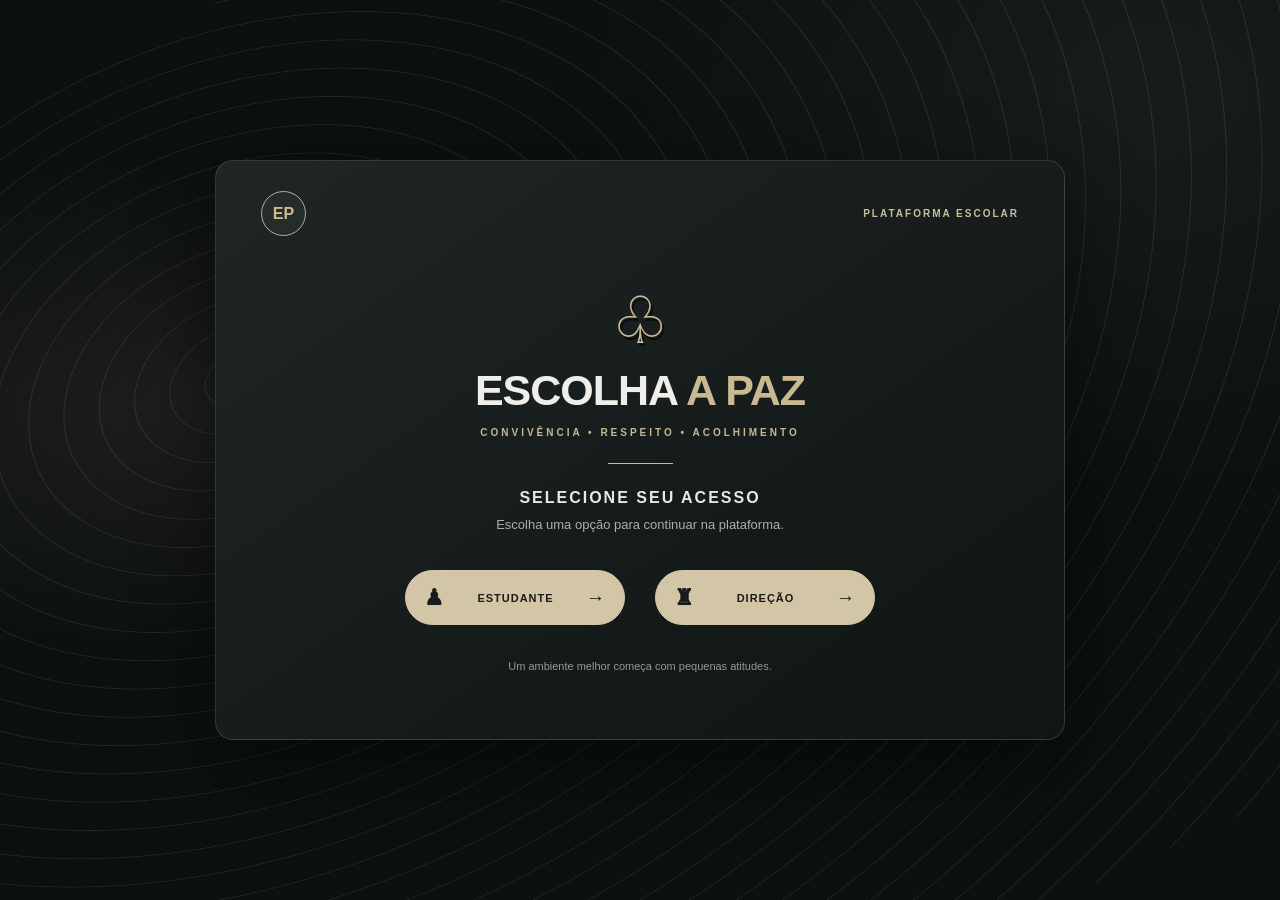
<file: index.html>
<!DOCTYPE html>
<html lang="pt-BR">
<head>
    <meta charset="UTF-8">
    <meta name="viewport" content="width=device-width, initial-scale=1.0">
    <title>Escolha a Paz | Acesso</title>
    <link rel="stylesheet" href="entrada.css">
</head>
<body>

    <main class="pagina">

        <div class="linhas"></div>

        <section class="painel">

            <header class="topo">
                <div class="logo">EP</div>
                <span>PLATAFORMA ESCOLAR</span>
            </header>

            <div class="conteudo">

                <div class="simbolo">♧</div>

                <h1>ESCOLHA <span>A PAZ</span></h1>

                <p class="subtitulo">
                    CONVIVÊNCIA • RESPEITO • ACOLHIMENTO
                </p>

                <div class="linha-dourada"></div>

                <h2>SELECIONE SEU ACESSO</h2>

                <p class="descricao">
                    Escolha uma opção para continuar na plataforma.
                </p>

                <div class="opcoes">

                    <a href="senha1.html" class="opcao">
                        <span class="icone">♟</span>
                        <span>ESTUDANTE</span>
                        <span class="seta">→</span>
                    </a>

                    <a href="acesso-responsavel.html" class="opcao">
                        <span class="icone">♜</span>
                        <span>DIREÇÃO</span>
                        <span class="seta">→</span>
                    </a>

                </div>

                <p class="rodape-texto">
                    Um ambiente melhor começa com pequenas atitudes.
                </p>

            </div>
        </section>

    </main>

</body>
</html>
</file>
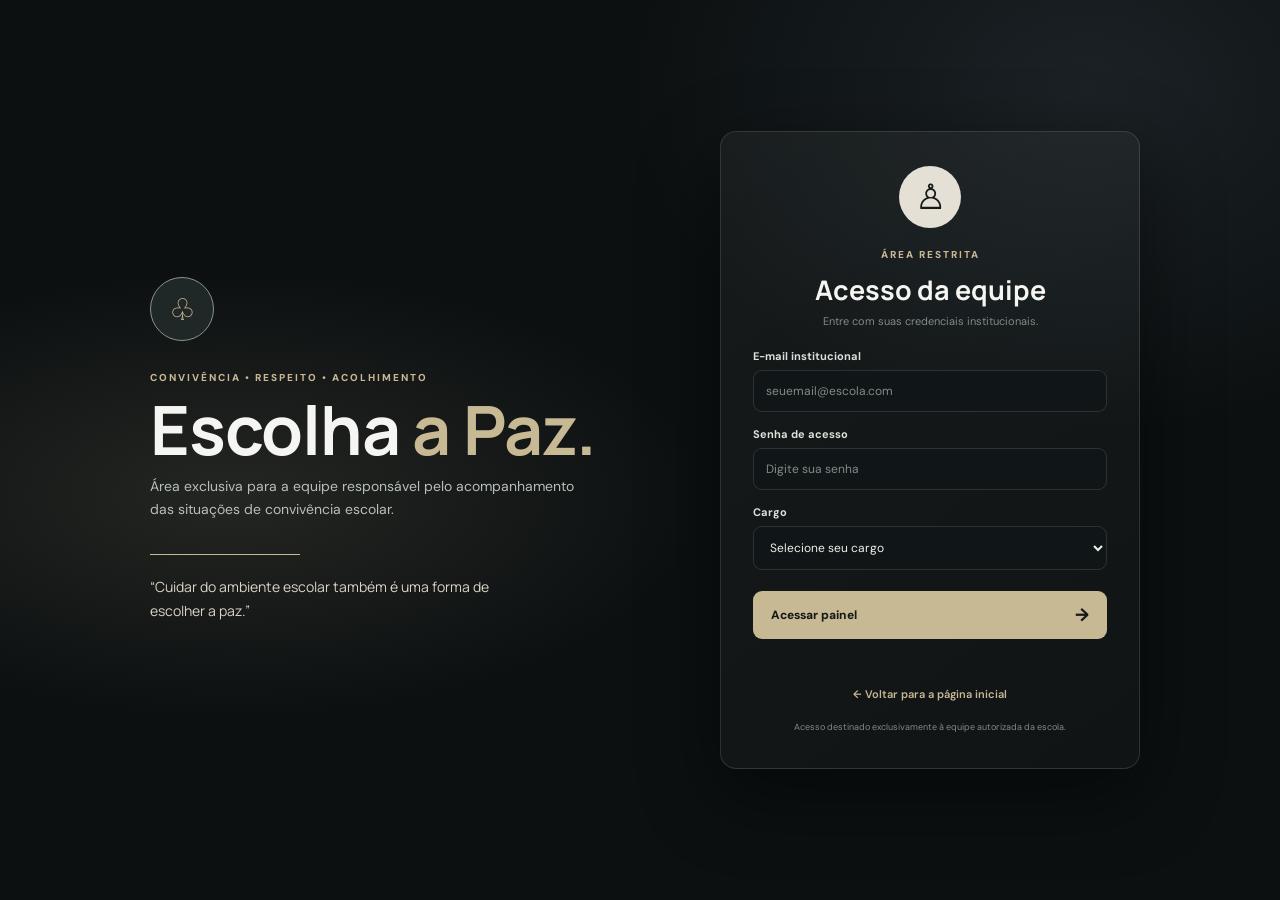
<file: acesso-responsavel.html>
<!DOCTYPE html>
<html lang="pt-BR">
<head>
    <meta charset="UTF-8">
    <meta name="viewport" content="width=device-width, initial-scale=1.0">

    <title>Escolha a Paz | Acesso da Equipe</title>

    <link rel="preconnect" href="https://fonts.googleapis.com">
    <link rel="preconnect" href="https://fonts.gstatic.com" crossorigin>

    <link href="https://fonts.googleapis.com/css2?family=DM+Sans:wght@400;500;600;700;800&family=Manrope:wght@400;500;600;700;800&display=swap" rel="stylesheet">

    <link rel="stylesheet" href="senha-responsavel.css">

    <script src="senha-responsavel.js" defer></script>
</head>

<body class="login-page">

<main class="login-shell">

    <section class="login-brand">

        <div class="brand-mark large">♧</div>

        <p class="eyebrow">
            CONVIVÊNCIA • RESPEITO • ACOLHIMENTO
        </p>

        <h1>
            Escolha <span>a Paz.</span>
        </h1>

        <p class="subtitle">
            Área exclusiva para a equipe responsável pelo acompanhamento
            das situações de convivência escolar.
        </p>

        <div class="decor-line"></div>

        <p class="login-quote">
            “Cuidar do ambiente escolar também é uma forma de escolher a paz.”
        </p>

    </section>

    <section class="login-card">

        <div class="user-symbol">♙</div>

        <p class="eyebrow">ÁREA RESTRITA</p>

        <h2>Acesso da equipe</h2>

        <p class="muted">
            Entre com suas credenciais institucionais.
        </p>

        <form id="responsavelForm">

            <label class="field" for="email">
                E-mail institucional
            </label>

            <input
                id="email"
                type="email"
                placeholder="seuemail@escola.com"
                required
            >

            <label class="field" for="password">
                Senha de acesso
            </label>

            <input
                id="password"
                type="password"
                placeholder="Digite sua senha"
                required
            >

            <label class="field" for="cargo">
                Cargo
            </label>

            <select id="cargo" required>
                <option value="">Selecione seu cargo</option>
                <option value="secretaria">Secretaria do colégio</option>
                <option value="diretora">Diretora</option>
            </select>

            <button class="primary login-button" type="submit">
                Acessar painel <span>→</span>
            </button>

            <p id="loginErro" class="login-error" role="alert"></p>

        </form>

        <a href="index.html" class="back-link">
            ← Voltar para a página inicial
        </a>

        <p class="login-foot">
            Acesso destinado exclusivamente à equipe autorizada da escola.
        </p>

    </section>

</main>

</body>
</html>
</file>
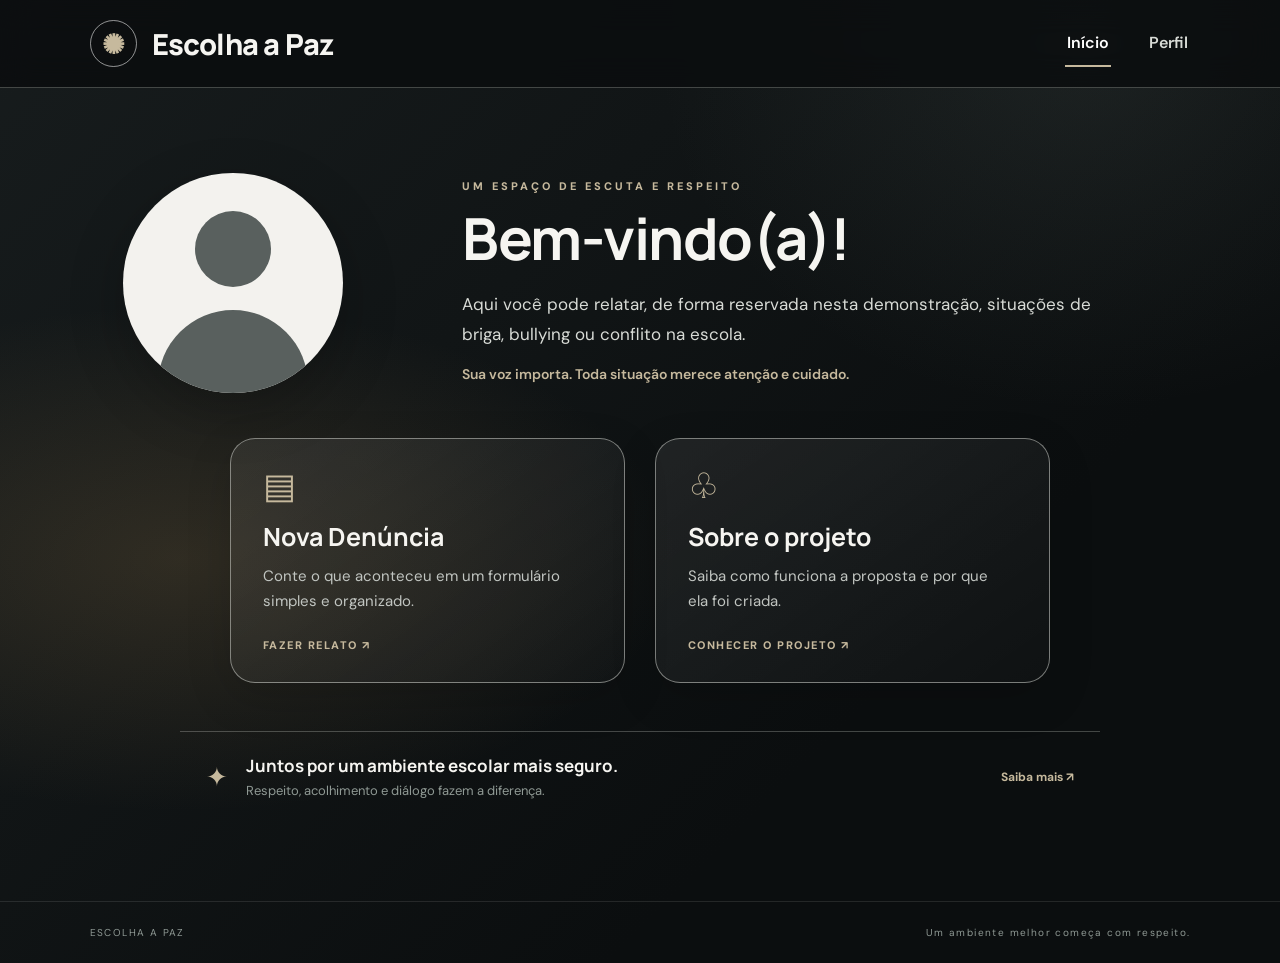
<file: escalhaspaz.html>
<!DOCTYPE html>
<html lang="pt-BR">
<head>
    <meta charset="UTF-8">
    <meta name="viewport" content="width=device-width, initial-scale=1.0">
    <title>Escolha a Paz | Início</title>
    <link rel="stylesheet" href="escalhaspaz.css">
    <script src="escalhaspaz.js" defer></script>
</head>

<body>

<header class="topbar">

    <a class="brand" href="escalhaspaz.html">
        <span class="brand-symbol">✺</span>
        <span>Escolha a Paz</span>
    </a>

    <nav class="navigation">
        <a class="active" href="escalhaspaz.html">Início</a>
        <a href="paz-perfil.html">Perfil</a>
    </nav>

</header>

<main class="home-container">

    <section class="welcome">

        <div class="profile-icon">
            <span class="person-head"></span>
            <span class="person-body"></span>
        </div>

        <div class="welcome-copy">

            <p class="overline">
                UM ESPAÇO DE ESCUTA E RESPEITO
            </p>

            <h1>Bem-vindo(a)!</h1>

            <p>
                Aqui você pode relatar, de forma reservada nesta
                demonstração, situações de briga, bullying
                ou conflito na escola.
            </p>

            <p class="welcome-note">
                Sua voz importa. Toda situação merece atenção e cuidado.
            </p>

        </div>

    </section>

    <section class="action-grid">

        <a class="action-card" href="paz-denuncia.html">

            <span class="card-icon">▤</span>

            <h2>Nova Denúncia</h2>

            <p>
                Conte o que aconteceu em um formulário
                simples e organizado.
            </p>

            <span class="card-link">
                FAZER RELATO ↗
            </span>

        </a>

        <a class="action-card" href="paz-sobre.html">

            <span class="card-icon">♧</span>

            <h2>Sobre o projeto</h2>

            <p>
                Saiba como funciona a proposta e
                por que ela foi criada.
            </p>

            <span class="card-link">
                CONHECER O PROJETO ↗
            </span>

        </a>

    </section>

    <section class="support-strip">

        <span class="support-icon">✦</span>

        <div>
            <h2>
                Juntos por um ambiente escolar mais seguro.
            </h2>

            <p>
                Respeito, acolhimento e diálogo fazem a diferença.
            </p>
        </div>

        <a href="paz-sobre.html" class="text-link">
            Saiba mais ↗
        </a>

    </section>

</main>

<footer class="footer">

    <span>ESCOLHA A PAZ</span>

    <span>
        Um ambiente melhor começa com respeito.
    </span>

</footer>

</body>
</html>
</file>
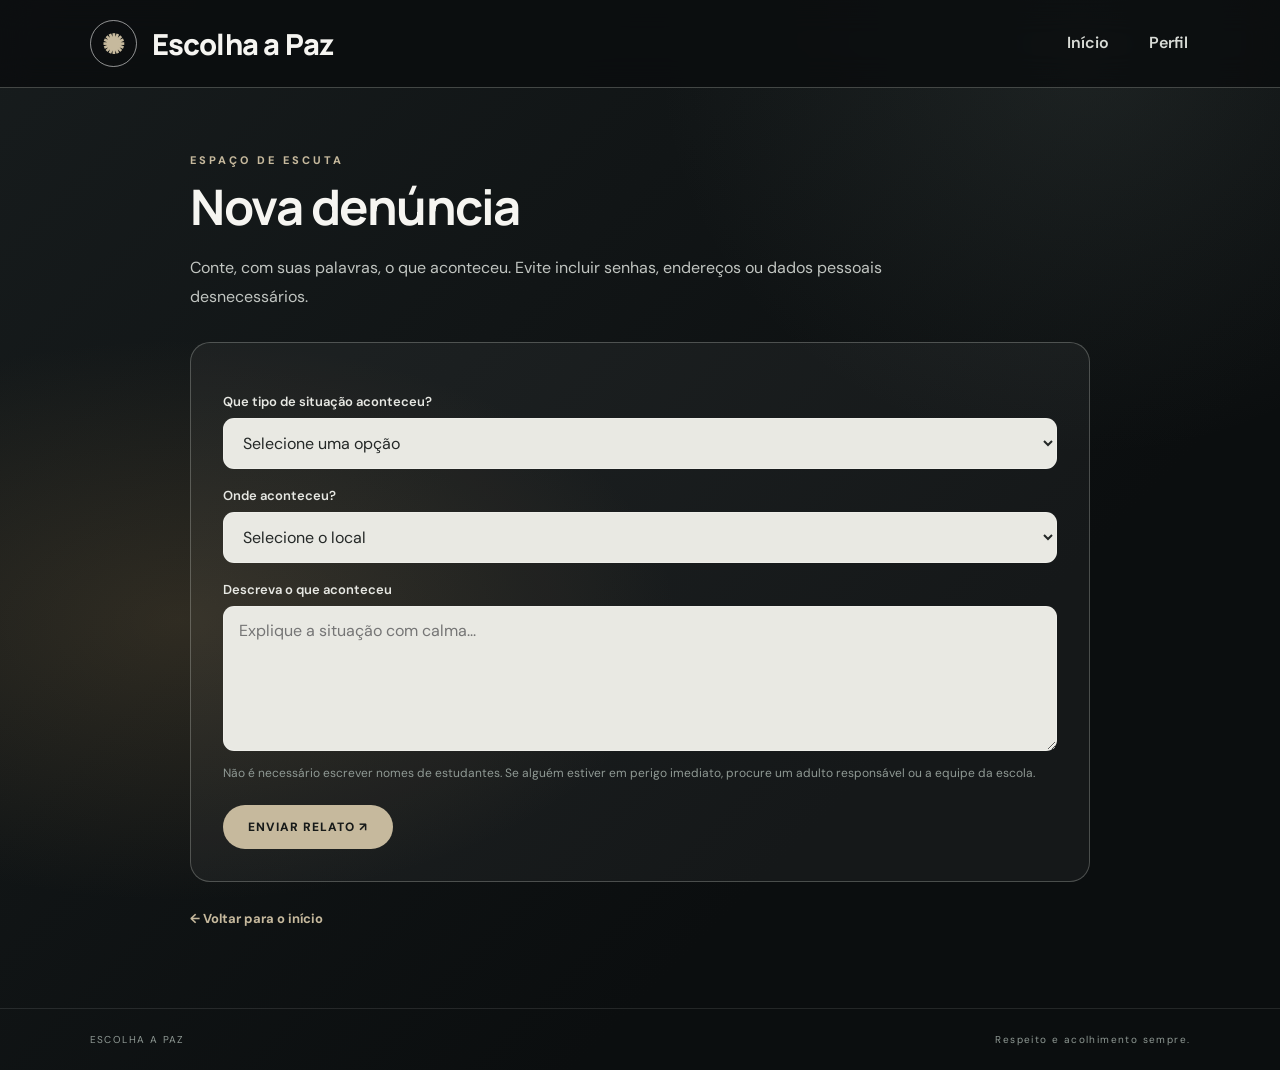
<file: paz-denuncia.html>
<!DOCTYPE html>
<html lang="pt-BR">

<head>
    <meta charset="UTF-8">
    <meta name="viewport" content="width=device-width, initial-scale=1.0">

    <title>Nova Denúncia | Escolha a Paz</title>

    <link rel="stylesheet" href="escalhaspaz.css">
    <script src="escalhaspaz.js" defer></script>
</head>

<body>

<header class="topbar">

    <a class="brand" href="escalhaspaz.html">
        <span class="brand-symbol">✺</span>
        <span>Escolha a Paz</span>
    </a>

    <nav class="navigation">
        <a href="escalhaspaz.html">Início</a>
        <a href="paz-perfil.html">Perfil</a>
    </nav>

</header>

<main class="page-container">

    <p class="overline">ESPAÇO DE ESCUTA</p>

    <h1 class="page-heading">
        Nova denúncia
    </h1>

    <p class="page-intro">
        Conte, com suas palavras, o que aconteceu.
        Evite incluir senhas, endereços ou dados pessoais desnecessários.
    </p>

    <form class="form-card" id="reportForm">

        <label for="category">
            Que tipo de situação aconteceu?
        </label>

        <select id="category" required>

            <option value="">
                Selecione uma opção
            </option>

            <option>Briga ou agressão</option>

            <option>Bullying ou intimidação</option>

            <option>Ofensas ou desrespeito</option>

            <option>Conflito entre colegas</option>

            <option>Outro tipo de situação</option>

        </select>

        <label for="place">
            Onde aconteceu?
        </label>

        <select id="place" required>

            <option value="">
                Selecione o local
            </option>

            <option>Sala de aula</option>

            <option>Pátio ou corredor</option>

            <option>Banheiro ou vestiário</option>

            <option>Entrada ou saída da escola</option>

            <option>Ambiente virtual relacionado à escola</option>

            <option>Outro local</option>

        </select>

        <label for="description">
            Descreva o que aconteceu
        </label>

        <textarea
            id="description"
            minlength="15"
            maxlength="1500"
            placeholder="Explique a situação com calma..."
            required
        ></textarea>

        <p class="helper-text">
            Não é necessário escrever nomes de estudantes.
            Se alguém estiver em perigo imediato, procure um adulto
            responsável ou a equipe da escola.
        </p>

        <button class="primary-button" type="submit">
            ENVIAR RELATO ↗
        </button>

        <div
            class="success-message"
            id="successMessage"
            role="status"
            aria-live="polite"
        ></div>

    </form>

    <a class="back-link" href="escalhaspaz.html">
        ← Voltar para o início
    </a>

</main>

<footer class="footer">

    <span>ESCOLHA A PAZ</span>

    <span>Respeito e acolhimento sempre.</span>

</footer>

</body>
</html>
</file>
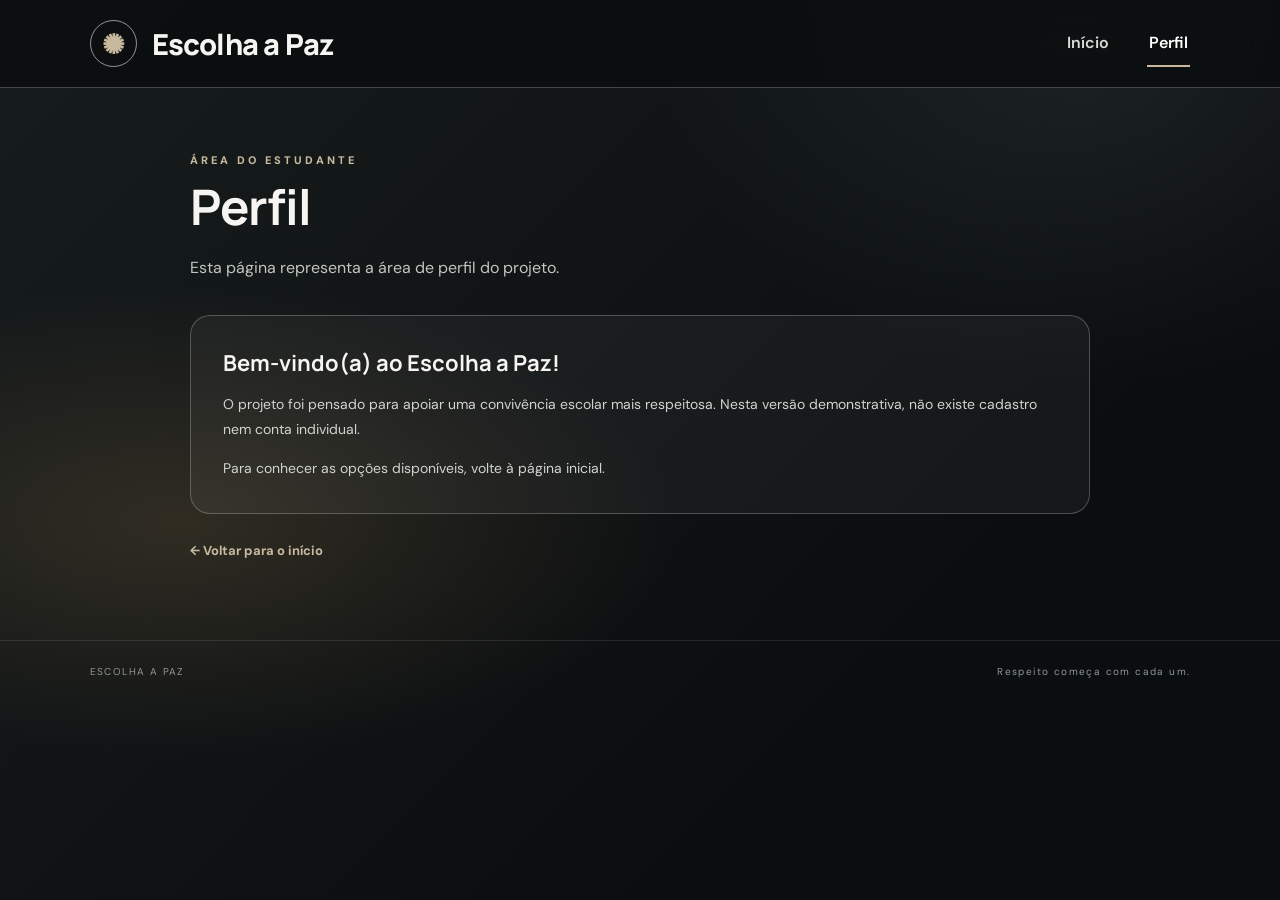
<file: paz-perfil.html>
<!DOCTYPE html>
<html lang="pt-BR">

<head>
    <meta charset="UTF-8">
    <meta name="viewport" content="width=device-width, initial-scale=1.0">

    <title>Perfil | Escolha a Paz</title>

    <link rel="stylesheet" href="escalhaspaz.css">
</head>

<body>

<header class="topbar">

    <a class="brand" href="escalhaspaz.html">
        <span class="brand-symbol">✺</span>
        <span>Escolha a Paz</span>
    </a>

    <nav class="navigation">
        <a href="escalhaspaz.html">Início</a>
        <a class="active" href="paz-perfil.html">Perfil</a>
    </nav>

</header>

<main class="page-container">

    <p class="overline">ÁREA DO ESTUDANTE</p>

    <h1 class="page-heading">
        Perfil
    </h1>

    <p class="page-intro">
        Esta página representa a área de perfil do projeto.
    </p>

    <section class="content-box">

        <h2>Bem-vindo(a) ao Escolha a Paz!</h2>

        <p>
            O projeto foi pensado para apoiar uma convivência
            escolar mais respeitosa. Nesta versão demonstrativa,
            não existe cadastro nem conta individual.
        </p>

        <p style="margin-top:14px">
            Para conhecer as opções disponíveis,
            volte à página inicial.
        </p>

    </section>

    <a class="back-link" href="escalhaspaz.html">
        ← Voltar para o início
    </a>

</main>

<footer class="footer">

    <span>ESCOLHA A PAZ</span>

    <span>Respeito começa com cada um.</span>

</footer>

</body>
</html>
</file>
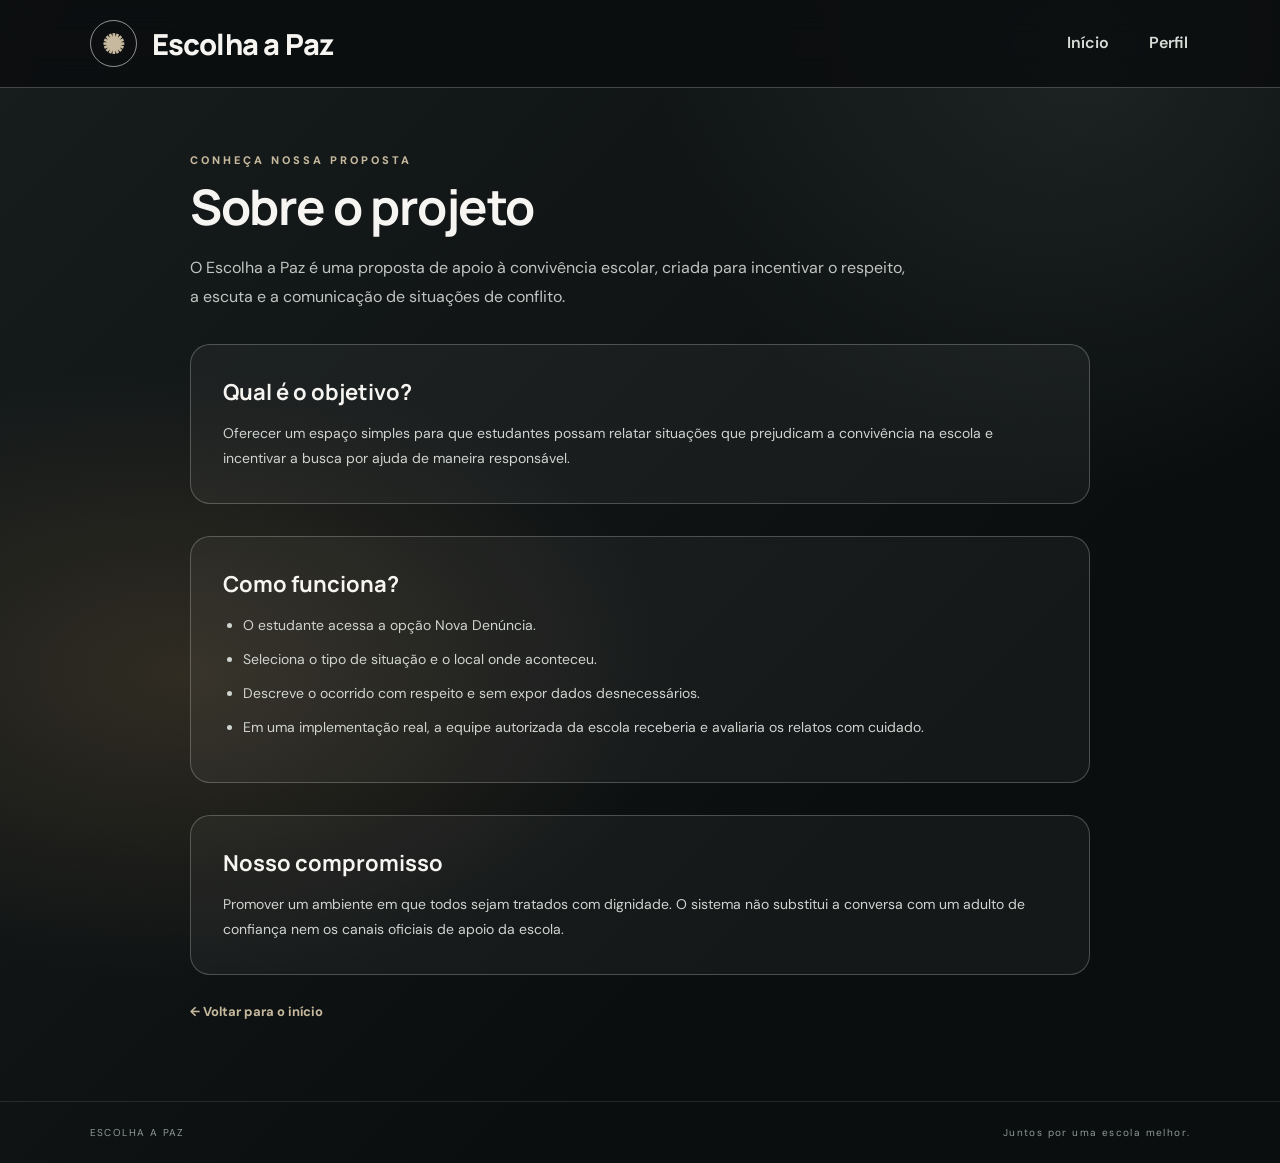
<file: paz-sobre.html>
<!DOCTYPE html>
<html lang="pt-BR">

<head>
    <meta charset="UTF-8">
    <meta name="viewport" content="width=device-width, initial-scale=1.0">

    <title>Sobre o Projeto | Escolha a Paz</title>

    <link rel="stylesheet" href="escalhaspaz.css">
</head>

<body>

<header class="topbar">

    <a class="brand" href="escalhaspaz.html">
        <span class="brand-symbol">✺</span>
        <span>Escolha a Paz</span>
    </a>

    <nav class="navigation">
        <a href="escalhaspaz.html">Início</a>
        <a href="paz-perfil.html">Perfil</a>
    </nav>

</header>

<main class="page-container">

    <p class="overline">CONHEÇA NOSSA PROPOSTA</p>

    <h1 class="page-heading">
        Sobre o projeto
    </h1>

    <p class="page-intro">
        O Escolha a Paz é uma proposta de apoio à convivência
        escolar, criada para incentivar o respeito, a escuta
        e a comunicação de situações de conflito.
    </p>

    <section class="content-box">

        <h2>Qual é o objetivo?</h2>

        <p>
            Oferecer um espaço simples para que estudantes possam
            relatar situações que prejudicam a convivência na escola
            e incentivar a busca por ajuda de maneira responsável.
        </p>

    </section>

    <section class="content-box">

        <h2>Como funciona?</h2>

        <ul>

            <li>
                O estudante acessa a opção Nova Denúncia.
            </li>

            <li>
                Seleciona o tipo de situação e o local onde aconteceu.
            </li>

            <li>
                Descreve o ocorrido com respeito e sem expor
                dados desnecessários.
            </li>

            <li>
                Em uma implementação real, a equipe autorizada
                da escola receberia e avaliaria os relatos com cuidado.
            </li>

        </ul>

    </section>

    <section class="content-box">

        <h2>Nosso compromisso</h2>

        <p>
            Promover um ambiente em que todos sejam tratados
            com dignidade. O sistema não substitui a conversa
            com um adulto de confiança nem os canais oficiais
            de apoio da escola.
        </p>

    </section>

    <a class="back-link" href="escalhaspaz.html">
        ← Voltar para o início
    </a>

</main>

<footer class="footer">

    <span>ESCOLHA A PAZ</span>

    <span>Juntos por uma escola melhor.</span>

</footer>

</body>
</html>
</file>
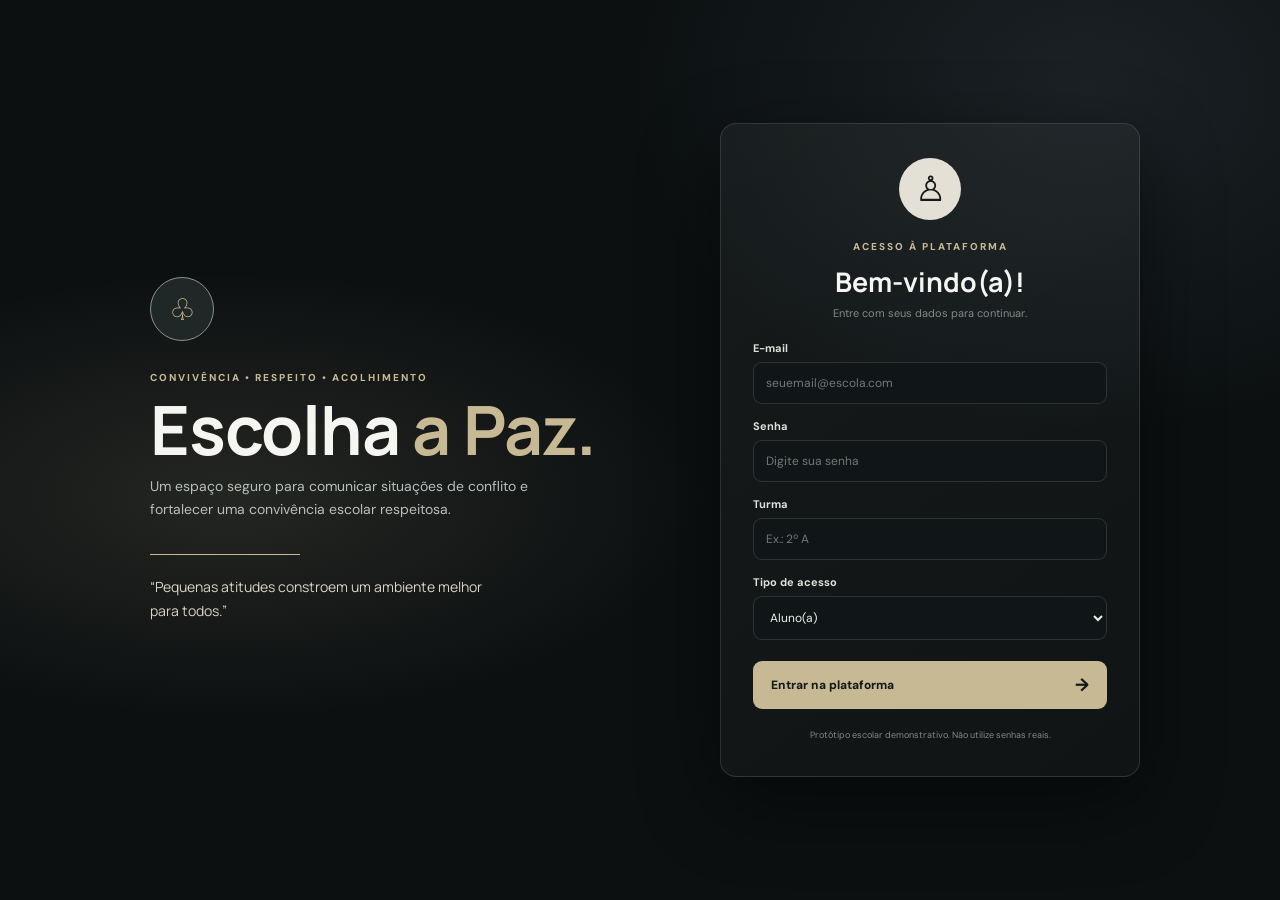
<file: senha1.html>
<!DOCTYPE html>
<html lang="pt-BR">
<head>
<meta charset="UTF-8">
<meta name="viewport" content="width=device-width, initial-scale=1.0">
<title>Escolha a Paz | Entrar</title>
<link rel="stylesheet" href="tema.css">
<link rel="stylesheet" href="senha1.css">
</head>
<body class="login-page">
<main class="login-shell">
  <section class="login-brand">
    <div class="brand-mark large">♧</div>
    <p class="eyebrow">CONVIVÊNCIA • RESPEITO • ACOLHIMENTO</p>
    <h1>Escolha <span>a Paz.</span></h1>
    <p class="subtitle">Um espaço seguro para comunicar situações de conflito e fortalecer uma convivência escolar respeitosa.</p>
    <div class="decor-line"></div>
    <p class="login-quote">“Pequenas atitudes constroem um ambiente melhor para todos.”</p>
  </section>
  <section class="login-card panel">
    <div class="user-symbol">♙</div>
    <p class="eyebrow">ACESSO À PLATAFORMA</p>
    <h2>Bem-vindo(a)!</h2>
    <p class="muted">Entre com seus dados para continuar.</p>
    <form id="loginForm">
      <label class="field" for="email">E-mail</label>
      <input id="email" type="email" placeholder="seuemail@escola.com" required>
      <label class="field" for="password">Senha</label>
      <input id="password" type="password" placeholder="Digite sua senha" required>
      <label class="field" for="classroom">Turma</label>
      <input id="classroom" type="text" placeholder="Ex.: 2º A" required>
      <label class="field" for="profile">Tipo de acesso</label>
      <select id="profile">
        <option value="aluno">Aluno(a)</option>
        <option value="responsavel">Responsável / Equipe escolar</option>
      </select>
      <button class="primary login-button" type="submit">Entrar na plataforma <span>→</span></button>
    </form>
    <p class="login-foot">Protótipo escolar demonstrativo. Não utilize senhas reais.</p>
  </section>
</main>
<div id="toast" class="toast"></div>
<script src="senha1.js"></script>
</body>
</html>
</file>
<file: entrada.css>
* {
    margin: 0;
    padding: 0;
    box-sizing: border-box;
}

body {
    font-family: Arial, Helvetica, sans-serif;
    min-height: 100vh;
    background: #0c1010;
    color: #f1f0eb;
}

.pagina {
    min-height: 100vh;
    display: flex;
    justify-content: center;
    align-items: center;
    padding: 30px;
    position: relative;
    overflow: hidden;

    background:
        radial-gradient(ellipse at 15% 45%, rgba(194, 180, 145, .09), transparent 35%),
        radial-gradient(ellipse at 90% 10%, rgba(151, 177, 168, .08), transparent 35%),
        #0c1010;
}

.linhas {
    position: absolute;
    width: 130%;
    height: 130%;
    opacity: .13;

    background: repeating-radial-gradient(
        ellipse at 30% 30%,
        transparent 0,
        transparent 35px,
        #c9c3b5 36px,
        transparent 37px
    );

    transform: rotate(-25deg);
    pointer-events: none;
}

.painel {
    width: min(100%, 850px);
    min-height: 580px;

    background: linear-gradient(
        145deg,
        #202626,
        #141a19 65%,
        #111615
    );

    border: 1px solid rgba(215, 207, 185, .16);
    border-radius: 18px;

    padding: 30px 45px 20px;

    position: relative;
    z-index: 1;

    box-shadow: 0 25px 80px rgba(0, 0, 0, .45);

    display: flex;
    flex-direction: column;
}

.topo {
    display: flex;
    justify-content: space-between;
    align-items: center;
}

.logo {
    width: 45px;
    height: 45px;

    background: #252c29;
    border: 1px solid #b9ad8e;
    border-radius: 50%;

    display: flex;
    justify-content: center;
    align-items: center;

    color: #cdbb91;
    font-weight: bold;
}

.topo span {
    font-size: 10px;
    font-weight: bold;
    letter-spacing: 2px;
    color: #c9bd9f;
}

.conteudo {
    text-align: center;
    margin: auto;
    width: 100%;
}

.simbolo {
    font-size: 65px;
    color: #cabb94;
    text-shadow: 2px 3px 0 #080a09;
    margin-bottom: 8px;
}

h1 {
    font-size: clamp(30px, 5vw, 43px);
    letter-spacing: -1px;
    color: #f0eee8;
    font-weight: 900;
}

h1 span {
    color: #c9b991;
}

.subtitulo {
    margin-top: 12px;
    font-size: 10px;
    letter-spacing: 3px;
    font-weight: bold;
    color: #c5b895;
}

.linha-dourada {
    width: 65px;
    height: 1px;
    background: #c9b991;
    margin: 25px auto;
}

h2 {
    font-size: 16px;
    letter-spacing: 2px;
    color: #e9e7df;
}

.descricao {
    font-size: 13px;
    color: #a9b0ad;
    margin-top: 10px;
}

.opcoes {
    display: flex;
    justify-content: center;
    gap: 30px;
    margin-top: 38px;
}

.opcao {
    width: 220px;
    min-height: 55px;
    padding: 12px 18px;

    background: #d3c6a7;
    border: 1px solid #d3c6a7;
    border-radius: 40px;

    display: flex;
    justify-content: space-between;
    align-items: center;
    gap: 10px;

    text-decoration: none;
    color: #171b19;

    font-size: 11px;
    font-weight: 900;
    letter-spacing: 1px;

    transition: .3s;
}

.opcao:hover {
    background: #e4dac4;
    border-color: #e4dac4;
    transform: translateY(-4px);
    box-shadow: 0 10px 25px rgba(0, 0, 0, .25);
}

.icone {
    font-size: 22px;
}

.seta {
    font-size: 19px;
}

.rodape-texto {
    margin-top: 35px;
    font-size: 11px;
    color: #929b96;
}

footer {
    text-align: center;
    font-size: 9px;
    letter-spacing: 2px;
    color: #858e88;
    padding-top: 20px;
}

@media (max-width: 600px) {

    .pagina {
        padding: 15px;
    }

    .painel {
        padding: 25px 20px;
        min-height: 550px;
    }

    .opcoes {
        flex-direction: column;
        align-items: center;
        gap: 15px;
    }

    .opcao {
        width: 100%;
        max-width: 280px;
    }

    h1 {
        font-size: 29px;
    }

    .subtitulo {
        font-size: 8px;
    }
}
</file>
<file: senha-responsavel.css>
:root {
    --bg: #0c1011;
    --panel: #151b1c;
    --text: #f5f5f1;
    --muted: #b5bfbb;
    --soft: #7f8b86;
    --line: rgba(235,239,232,.13);
    --gold: #c8b995;
    --gold2: #e1d4b6;
}

* {
    box-sizing: border-box;
    margin: 0;
    padding: 0;
}

body {
    font-family: 'DM Sans', sans-serif;
    color: var(--text);
}

.login-page {
    min-height: 100vh;
    display: grid;
    place-items: center;
    padding: 25px;

    background:
        radial-gradient(
            ellipse at 18% 55%,
            rgba(200,185,149,.13),
            transparent 32%
        ),
        radial-gradient(
            ellipse at 85% 10%,
            rgba(158,187,212,.1),
            transparent 30%
        ),
        #0c1011;

    overflow-x: hidden;
}

.login-shell {
    width: min(1000px, 100%);
    display: grid;
    grid-template-columns: 1fr 420px;
    gap: 55px;
    align-items: center;
}

.login-brand {
    padding: 25px 10px;
}

.brand-mark {
    width: 42px;
    height: 42px;
    border-radius: 50%;
    display: grid;
    place-items: center;
    border: 1px solid #8b918b;
    color: var(--gold);
    background: #202727;
    font-size: 22px;
}

.large {
    width: 64px;
    height: 64px;
    font-size: 30px;
    margin-bottom: 30px;
}

.eyebrow {
    font-size: 10px;
    letter-spacing: 2px;
    color: var(--gold);
    font-weight: 800;
    margin-bottom: 10px;
}

.login-brand h1 {
    font-family: Manrope, sans-serif;
    font-size: clamp(42px, 6vw, 68px);
    line-height: 1.05;
    letter-spacing: -1.2px;
}

.login-brand h1 span {
    color: var(--gold);
}

.subtitle {
    color: var(--muted);
    font-size: 13px;
    line-height: 1.7;
    margin-top: 9px;
}

.login-brand .subtitle {
    max-width: 440px;
    font-size: 14px;
}

.decor-line {
    height: 1px;
    width: 150px;
    background: var(--gold);
    margin: 32px 0 20px;
}

.login-quote {
    font-family: Manrope, sans-serif;
    color: #d9d4c7;
    font-size: 14px;
    max-width: 350px;
    line-height: 1.7;
}

.login-card {
    padding: 34px 32px;
    text-align: left;

    background: linear-gradient(
        145deg,
        rgba(255,255,255,.045),
        rgba(255,255,255,.018)
    );

    border: 1px solid var(--line);
    border-radius: 16px;

    box-shadow: 0 25px 80px #0007;
}

.user-symbol {
    width: 62px;
    height: 62px;
    margin: 0 auto 20px;
    border-radius: 50%;

    display: grid;
    place-items: center;

    background: #e4e0d6;
    color: #151a18;
    font-size: 35px;
}

.login-card h2 {
    font-family: Manrope, sans-serif;
    text-align: center;
    font-size: 27px;
    margin-bottom: 5px;
}

.login-card > .muted,
.login-card > .eyebrow {
    text-align: center;
}

.muted {
    color: var(--soft);
    font-size: 11px;
    line-height: 1.6;
}

.login-card form {
    margin-top: 18px;
}

.field {
    display: block;
    margin: 15px 0 7px;
    font-size: 11px;
    font-weight: 700;
    color: #dce1db;
}

input,
select {
    width: 100%;
    border: 1px solid var(--line);
    border-radius: 9px;

    background: #101617;
    color: #edf0e9;

    padding: 12px;
    outline: none;
    font-size: 12px;
    font-family: inherit;
}

input:focus,
select:focus {
    border-color: var(--gold);
}

input::placeholder {
    color: #7f8b86;
}

select {
    cursor: pointer;
}

.primary {
    border: 0;
    border-radius: 9px;
    background: var(--gold);
    color: #151a18;

    font-size: 12px;
    font-weight: 800;
    padding: 12px 18px;

    transition: .2s;
    font-family: inherit;
    cursor: pointer;
}

.primary:hover {
    background: var(--gold2);
    transform: translateY(-2px);
}

.login-button {
    width: 100%;
    margin-top: 21px;

    display: flex;
    justify-content: space-between;
    align-items: center;
}

.login-button span {
    font-size: 18px;
}

.login-error {
    color: #e58b8b;
    font-size: 12px;
    margin-top: 12px;
    text-align: center;
    min-height: 16px;
}

.back-link {
    display: block;
    text-align: center;
    margin-top: 20px;

    color: var(--gold);
    font-size: 11px;
    font-weight: 600;
    text-decoration: none;

    transition: .2s;
}

.back-link:hover {
    color: var(--gold2);
}

.login-foot {
    text-align: center;
    color: var(--soft);
    font-size: 9px;
    margin-top: 19px;
    line-height: 1.6;
}

@media(max-width:760px) {

    .login-shell {
        grid-template-columns: 1fr;
        gap: 20px;
        max-width: 460px;
    }

    .login-brand {
        text-align: center;
        padding: 10px 5px;
    }

    .login-brand .large {
        margin: 0 auto 18px;
    }

    .login-brand .subtitle,
    .login-quote {
        margin-left: auto;
        margin-right: auto;
    }

    .decor-line {
        margin: 20px auto;
    }

    .login-card {
        padding: 27px 22px;
    }
}
</file>
<file: escalhaspaz.css>
@import url('https://fonts.googleapis.com/css2?family=DM+Sans:wght@400;500;600;700;800&family=Manrope:wght@400;500;600;700;800&display=swap');

:root {
    --bg: #101314;
    --panel: #191e1f;
    --text: #f6f5f1;
    --muted: #c1c5c1;
    --soft: #8f9994;
    --accent: #c6b99d;
    --border: rgba(235, 237, 229, .25);
}

* {
    margin: 0;
    padding: 0;
    box-sizing: border-box;
}

html {
    scroll-behavior: smooth;
}

body {
    min-height: 100vh;
    color: var(--text);
    font-family: 'DM Sans', sans-serif;

    background:
        radial-gradient(
            ellipse at 14% 58%,
            rgba(139, 112, 70, .25),
            transparent 32%
        ),
        radial-gradient(
            ellipse at 85% 5%,
            rgba(117, 133, 127, .14),
            transparent 28%
        ),
        linear-gradient(135deg, #171c1d, #0b0e0f 70%);
}

a {
    color: inherit;
    text-decoration: none;
}

button, input, select, textarea {
    font: inherit;
}

/* CABEÇALHO */

.topbar {
    min-height: 88px;
    padding: 0 7%;
    display: flex;
    align-items: center;
    justify-content: space-between;
    border-bottom: 1px solid var(--border);
    background: rgba(10, 13, 14, .82);
    backdrop-filter: blur(16px);
    position: sticky;
    top: 0;
    z-index: 10;
}

.brand {
    display: flex;
    align-items: center;
    gap: 15px;
    font-family: 'Manrope', sans-serif;
    font-size: clamp(20px, 2.5vw, 29px);
    font-weight: 800;
    letter-spacing: -.8px;
}

.brand-symbol {
    width: 47px;
    height: 47px;
    display: grid;
    place-items: center;
    border: 1px solid rgba(255,255,255,.55);
    border-radius: 50%;
    color: var(--accent);
    font-size: 27px;
}

.navigation {
    display: flex;
    align-items: center;
    gap: 36px;
}

.navigation a {
    color: #d9dcd7;
    font-size: 16px;
    font-weight: 600;
    padding: 12px 2px;
    border-bottom: 2px solid transparent;
    transition: .2s;
}

.navigation a:hover,
.navigation a.active {
    color: white;
    border-color: var(--accent);
}

/* PÁGINA INICIAL */

.home-container,
.page-container {
    width: min(1120px, 86%);
    margin: 0 auto;
    padding: 65px 0 80px;
}

.welcome {
    display: grid;
    grid-template-columns: 250px 1fr;
    align-items: center;
    gap: clamp(35px, 7vw, 90px);
    padding: 20px 3% 45px;
}

/* ÍCONE DE PERFIL */

.profile-icon {
    width: 220px;
    height: 220px;
    border-radius: 50%;
    background: #f3f2ee;
    position: relative;
    overflow: hidden;
    box-shadow: 0 18px 55px rgba(0,0,0,.24);
}

.person-head {
    position: absolute;
    width: 76px;
    height: 76px;
    border-radius: 50%;
    background: #59605e;
    top: 38px;
    left: 72px;
}

.person-body {
    position: absolute;
    width: 150px;
    height: 100px;
    border-radius: 85px 85px 10px 10px;
    background: #59605e;
    bottom: -17px;
    left: 35px;
}

/* TEXTOS */

.overline {
    color: var(--accent);
    font-size: 11px;
    font-weight: 800;
    letter-spacing: 3px;
    margin-bottom: 14px;
}

.welcome h1,
.page-heading {
    font-family: 'Manrope', sans-serif;
    font-size: clamp(38px, 5vw, 58px);
    line-height: 1.08;
    letter-spacing: -1.5px;
    margin-bottom: 20px;
}

.welcome-copy > p:not(.overline) {
    color: #d8dbd6;
    font-size: 17px;
    line-height: 1.75;
    max-width: 650px;
}

.welcome-note {
    color: var(--accent) !important;
    font-size: 14px !important;
    margin-top: 13px;
    font-weight: 600;
}

/* CARTÕES CLICÁVEIS */

.action-grid {
    display: grid;
    grid-template-columns: repeat(2, minmax(0, 1fr));
    gap: 30px;
    max-width: 820px;
    margin: 0 auto;
}

.action-card {
    min-height: 245px;
    display: flex;
    flex-direction: column;
    align-items: flex-start;
    padding: 30px 32px;
    border: 1.5px solid rgba(232,235,228,.48);
    border-radius: 25px;
    background: linear-gradient(
        145deg,
        rgba(255,255,255,.075),
        rgba(255,255,255,.018)
    );
    box-shadow: 0 15px 45px rgba(0,0,0,.15);
    transition: .25s;
}

.action-card:hover {
    transform: translateY(-7px);
    border-color: var(--accent);
    background: linear-gradient(
        145deg,
        rgba(198,185,157,.16),
        rgba(255,255,255,.035)
    );
    box-shadow: 0 20px 50px rgba(0,0,0,.28);
}

.card-icon {
    color: var(--accent);
    font-size: 35px;
    line-height: 1;
    margin-bottom: 15px;
}

.action-card h2 {
    font-family: 'Manrope', sans-serif;
    font-size: 25px;
    margin-bottom: 10px;
}

.action-card p {
    color: var(--muted);
    font-size: 15px;
    line-height: 1.65;
    max-width: 300px;
}

.card-link {
    margin-top: auto;
    padding-top: 20px;
    color: var(--accent);
    font-size: 11px;
    font-weight: 800;
    letter-spacing: 1.5px;
}

/* RODAPÉ DA PÁGINA */

.support-strip {
    margin: 48px auto 0;
    max-width: 920px;
    padding: 22px 26px;
    border-top: 1px solid var(--border);
    display: flex;
    align-items: center;
    gap: 18px;
}

.support-icon {
    color: var(--accent);
    font-size: 26px;
}

.support-strip h2 {
    font-family: 'Manrope', sans-serif;
    font-size: 17px;
}

.support-strip p {
    color: var(--soft);
    font-size: 13px;
    margin-top: 5px;
}

.text-link {
    color: var(--accent);
    font-size: 12px;
    font-weight: 700;
    margin-left: auto;
    white-space: nowrap;
}

.footer {
    border-top: 1px solid rgba(255,255,255,.1);
    padding: 24px 7%;
    display: flex;
    justify-content: space-between;
    gap: 20px;
    color: var(--soft);
    font-size: 10px;
    letter-spacing: 1.4px;
}

/* PÁGINAS INTERNAS */

.page-container {
    max-width: 900px;
}

.page-heading {
    font-size: clamp(34px, 5vw, 49px);
}

.page-intro {
    color: var(--muted);
    line-height: 1.8;
    font-size: 16px;
    max-width: 720px;
}

.content-box {
    margin-top: 32px;
    padding: 32px;
    border: 1px solid var(--border);
    border-radius: 20px;
    background: rgba(255,255,255,.045);
}

.content-box h2 {
    font-family: 'Manrope', sans-serif;
    font-size: 22px;
    margin-bottom: 14px;
}

.content-box p,
.content-box li {
    color: #d0d4cf;
    line-height: 1.8;
    font-size: 14px;
}

.content-box ul {
    padding-left: 20px;
}

.content-box li {
    margin: 9px 0;
}

.back-link {
    display: inline-block;
    margin-top: 28px;
    color: var(--accent);
    font-size: 13px;
    font-weight: 700;
}

/* FORMULÁRIO */

.form-card {
    margin-top: 30px;
    padding: 32px;
    border: 1px solid var(--border);
    border-radius: 20px;
    background: rgba(255,255,255,.045);
}

.form-card label {
    display: block;
    color: #e7e8e3;
    font-size: 13px;
    font-weight: 600;
    margin: 18px 0 8px;
}

.form-card input,
.form-card select,
.form-card textarea {
    width: 100%;
    border: 1px solid rgba(255,255,255,.22);
    border-radius: 11px;
    padding: 13px 15px;
    background: #e9e9e3;
    color: #242827;
    outline: none;
}

.form-card textarea {
    min-height: 145px;
    resize: vertical;
}

.form-card input:focus,
.form-card select:focus,
.form-card textarea:focus {
    border-color: var(--accent);
    box-shadow: 0 0 0 3px rgba(198,185,157,.18);
}

.helper-text {
    color: var(--soft);
    font-size: 12px;
    line-height: 1.6;
    margin-top: 8px;
}

.primary-button {
    display: inline-flex;
    align-items: center;
    justify-content: center;
    gap: 12px;
    border: 0;
    border-radius: 30px;
    padding: 14px 25px;
    margin-top: 22px;
    background: var(--accent);
    color: #171a19;
    font-size: 12px;
    font-weight: 800;
    letter-spacing: 1px;
    cursor: pointer;
    transition: .2s;
}

.primary-button:hover {
    background: #e0d4bb;
    transform: translateY(-2px);
}

.success-message {
    display: none;
    margin-top: 20px;
    padding: 18px;
    border: 1px solid rgba(198,185,157,.55);
    border-radius: 12px;
    color: #f2e8d2;
    background: rgba(198,185,157,.1);
    line-height: 1.6;
}

.success-message.visible {
    display: block;
}

/* RESPONSIVIDADE */

@media (max-width: 760px) {

    .topbar {
        min-height: 75px;
        padding: 12px 5%;
    }

    .brand {
        font-size: 20px;
        gap: 9px;
    }

    .brand-symbol {
        width: 39px;
        height: 39px;
        font-size: 22px;
    }

    .navigation {
        gap: 18px;
    }

    .navigation a {
        font-size: 14px;
    }

    .home-container,
    .page-container {
        width: 90%;
        padding: 38px 0 55px;
    }

    .welcome {
        grid-template-columns: 1fr;
        text-align: center;
        justify-items: center;
        gap: 27px;
        padding: 10px 0 35px;
    }

    .profile-icon {
        width: 160px;
        height: 160px;
    }

    .person-head {
        width: 56px;
        height: 56px;
        top: 28px;
        left: 52px;
    }

    .person-body {
        width: 112px;
        height: 75px;
        left: 24px;
    }

    .welcome-copy > p:not(.overline) {
        font-size: 15px;
    }

    .action-grid {
        grid-template-columns: 1fr;
        gap: 17px;
    }

    .action-card {
        min-height: 215px;
        padding: 25px;
    }

    .support-strip {
        align-items: flex-start;
        flex-wrap: wrap;
        padding: 22px 5px;
    }

    .support-strip > div {
        flex: 1;
        min-width: 190px;
    }

    .text-link {
        margin-left: 43px;
    }

    .footer {
        flex-direction: column;
    }

    .content-box,
    .form-card {
        padding: 22px;
    }
}
</file>
<file: tema.css>
@import url('https://fonts.googleapis.com/css2?family=DM+Sans:wght@400;500;600;700;800&family=Manrope:wght@400;500;600;700;800&display=swap');

:root {
    --bg: #0c1011;
    --panel: #151b1c;
    --panel2: #1b2324;
    --text: #f5f5f1;
    --muted: #b5bfbb;
    --soft: #7f8b86;
    --line: rgba(235,239,232,.13);
    --gold: #c8b995;
    --gold2: #e1d4b6;
    --green: #8fbea2;
    --blue: #9ebbd4;
    --amber: #d9b779;
}

* {
    box-sizing: border-box;
    margin: 0;
    padding: 0;
}

body {
    min-height: 100vh;
    background: radial-gradient(ellipse at 75% 0%,rgba(100,116,108,.12),transparent 35%),var(--bg);
    color: var(--text);
    font-family: 'DM Sans',sans-serif;
}

button, input, select, textarea {
    font: inherit;
}

button, a {
    cursor: pointer;
}

a {
    color: inherit;
    text-decoration: none;
}

.topbar {
    height: 72px;
    border-bottom: 1px solid var(--line);
    display: flex;
    align-items: center;
    justify-content: space-between;
    padding: 0 5%;
    background: rgba(12,16,17,.88);
    position: sticky;
    top: 0;
    z-index: 10;
    backdrop-filter: blur(14px);
}

.brand {
    display: flex;
    align-items: center;
    gap: 11px;
    font-family: Manrope,sans-serif;
    font-size: 21px;
    font-weight: 800;
}

.brand-mark {
    width: 42px;
    height: 42px;
    border-radius: 50%;
    display: grid;
    place-items: center;
    border: 1px solid #8b918b;
    color: var(--gold);
    background: #202727;
    font-size: 22px;
}

.navlinks {
    display: flex;
    align-items: center;
    gap: 25px;
    color: #d9ded8;
    font-size: 13px;
}

.navlinks a:hover {
    color: var(--gold);
}

.container {
    width: min(1120px,92%);
    margin: 0 auto;
    padding: 38px 0 60px;
}

.eyebrow {
    font-size: 10px;
    letter-spacing: 2px;
    color: var(--gold);
    font-weight: 800;
    margin-bottom: 10px;
}

h1, h2, h3 {
    font-family: Manrope,sans-serif;
}

h1 {
    font-size: clamp(27px,4vw,42px);
    letter-spacing: -1.2px;
}

h1 span {
    color: var(--gold);
}

.subtitle {
    color: var(--muted);
    font-size: 13px;
    line-height: 1.7;
    margin-top: 9px;
}

.panel, .card {
    background: linear-gradient(145deg,rgba(255,255,255,.045),rgba(255,255,255,.018));
    border: 1px solid var(--line);
    border-radius: 16px;
}

.primary {
    border: 0;
    border-radius: 9px;
    background: var(--gold);
    color: #151a18;
    font-size: 12px;
    font-weight: 800;
    padding: 12px 18px;
    transition: .2s;
}

.primary:hover {
    background: var(--gold2);
    transform: translateY(-2px);
}

.secondary {
    border: 1px solid var(--line);
    border-radius: 9px;
    background: transparent;
    color: var(--text);
    font-size: 12px;
    padding: 11px 16px;
}

.secondary:hover {
    border-color: var(--gold);
    color: var(--gold);
}

.grid {
    display: grid;
    gap: 16px;
}

.two {
    grid-template-columns: repeat(2,minmax(0,1fr));
}

.three {
    grid-template-columns: repeat(3,minmax(0,1fr));
}

.field {
    display: block;
    margin: 15px 0 7px;
    font-size: 11px;
    font-weight: 700;
    color: #dce1db;
}

input, select, textarea {
    width: 100%;
    border: 1px solid var(--line);
    border-radius: 9px;
    background: #101617;
    color: #edf0e9;
    padding: 12px;
    outline: none;
    font-size: 12px;
}

input:focus, select:focus, textarea:focus {
    border-color: var(--gold);
}

textarea {
    min-height: 120px;
    resize: vertical;
    line-height: 1.6;
}

.actions {
    display: flex;
    gap: 10px;
    flex-wrap: wrap;
    margin-top: 20px;
}

.muted {
    color: var(--soft);
    font-size: 11px;
    line-height: 1.6;
}

.toast {
    position: fixed;
    bottom: 22px;
    right: 22px;
    padding: 13px 18px;
    border-radius: 9px;
    background: var(--gold2);
    color: #151a18;
    font-size: 11px;
    font-weight: 800;
    box-shadow: 0 8px 30px #0007;
    opacity: 0;
    transform: translateY(10px);
    pointer-events: none;
    transition: .25s;
    z-index: 80;
}

.toast.show {
    opacity: 1;
    transform: none;
}

footer {
    border-top: 1px solid var(--line);
    padding: 20px 5%;
    text-align: center;
    color: var(--soft);
    font-size: 10px;
}

@media(max-width:700px) {
    .topbar {
        height: 62px;
        padding: 0 4%;
    }

    .brand {
        font-size: 17px;
    }

    .brand-mark {
        width: 36px;
        height: 36px;
    }

    .navlinks {
        gap: 12px;
        font-size: 11px;
    }

    .container {
        padding: 27px 0 45px;
    }

    .two, .three {
        grid-template-columns: 1fr;
    }
}
</file>
<file: senha1.css>
.login-page {
    min-height: 100vh;
    display: grid;
    place-items: center;
    padding: 25px;
    background:
        radial-gradient(ellipse at 18% 55%, rgba(200,185,149,.13), transparent 32%),
        radial-gradient(ellipse at 85% 10%, rgba(158,187,212,.1), transparent 30%),
        #0c1011;
    overflow-x: hidden;
}

.login-shell {
    width: min(1000px, 100%);
    display: grid;
    grid-template-columns: 1fr 420px;
    gap: 55px;
    align-items: center;
}

.login-brand {
    padding: 25px 10px;
}

.large {
    width: 64px;
    height: 64px;
    font-size: 30px;
    margin-bottom: 30px;
}

.login-brand h1 {
    font-size: clamp(42px, 6vw, 68px);
    line-height: 1.05;
}

.login-brand .subtitle {
    max-width: 440px;
    font-size: 14px;
}

.decor-line {
    height: 1px;
    width: 150px;
    background: var(--gold);
    margin: 32px 0 20px;
}

.login-quote {
    font-family: Manrope, sans-serif;
    color: #d9d4c7;
    font-size: 14px;
    max-width: 350px;
    line-height: 1.7;
}

.login-card {
    padding: 34px 32px;
    text-align: left;
    box-shadow: 0 25px 80px #0007;
}

.user-symbol {
    width: 62px;
    height: 62px;
    margin: 0 auto 20px;
    border-radius: 50%;
    display: grid;
    place-items: center;
    background: #e4e0d6;
    color: #151a18;
    font-size: 35px;
}

.login-card h2 {
    text-align: center;
    font-size: 27px;
    margin-bottom: 5px;
}

.login-card > .muted,
.login-card > .eyebrow {
    text-align: center;
}

.login-card form {
    margin-top: 18px;
}

.login-button {
    width: 100%;
    margin-top: 21px;
    display: flex;
    justify-content: space-between;
    align-items: center;
}

.login-button span {
    font-size: 18px;
}

.login-foot {
    text-align: center;
    color: var(--soft);
    font-size: 9px;
    margin-top: 19px;
    line-height: 1.6;
}

@media(max-width:760px) {
    .login-shell {
        grid-template-columns: 1fr;
        gap: 20px;
        max-width: 460px;
    }

    .login-brand {
        text-align: center;
        padding: 10px 5px;
    }

    .login-brand .large {
        margin: 0 auto 18px;
    }

    .login-brand .subtitle,
    .login-quote {
        margin-left: auto;
        margin-right: auto;
    }

    .decor-line {
        margin: 20px auto;
    }

    .login-card {
        padding: 27px 22px;
    }
}
</file>
